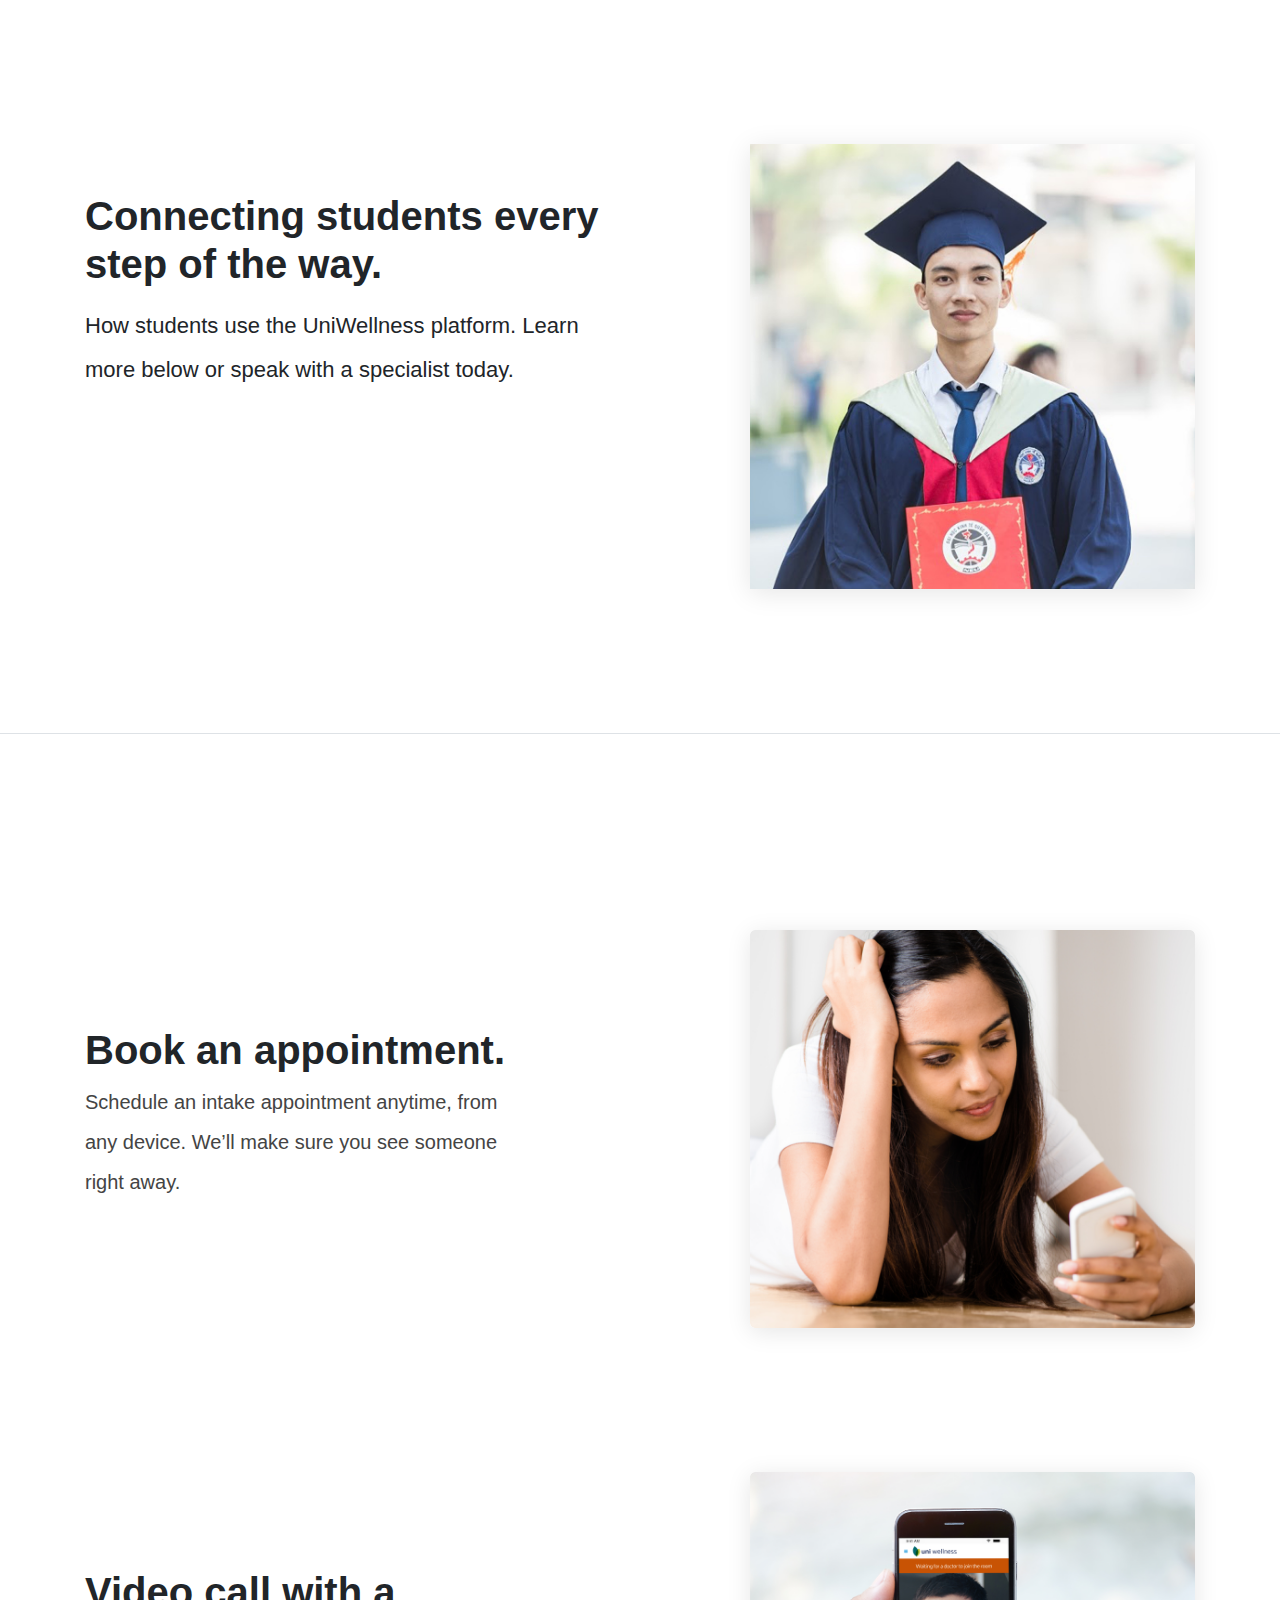
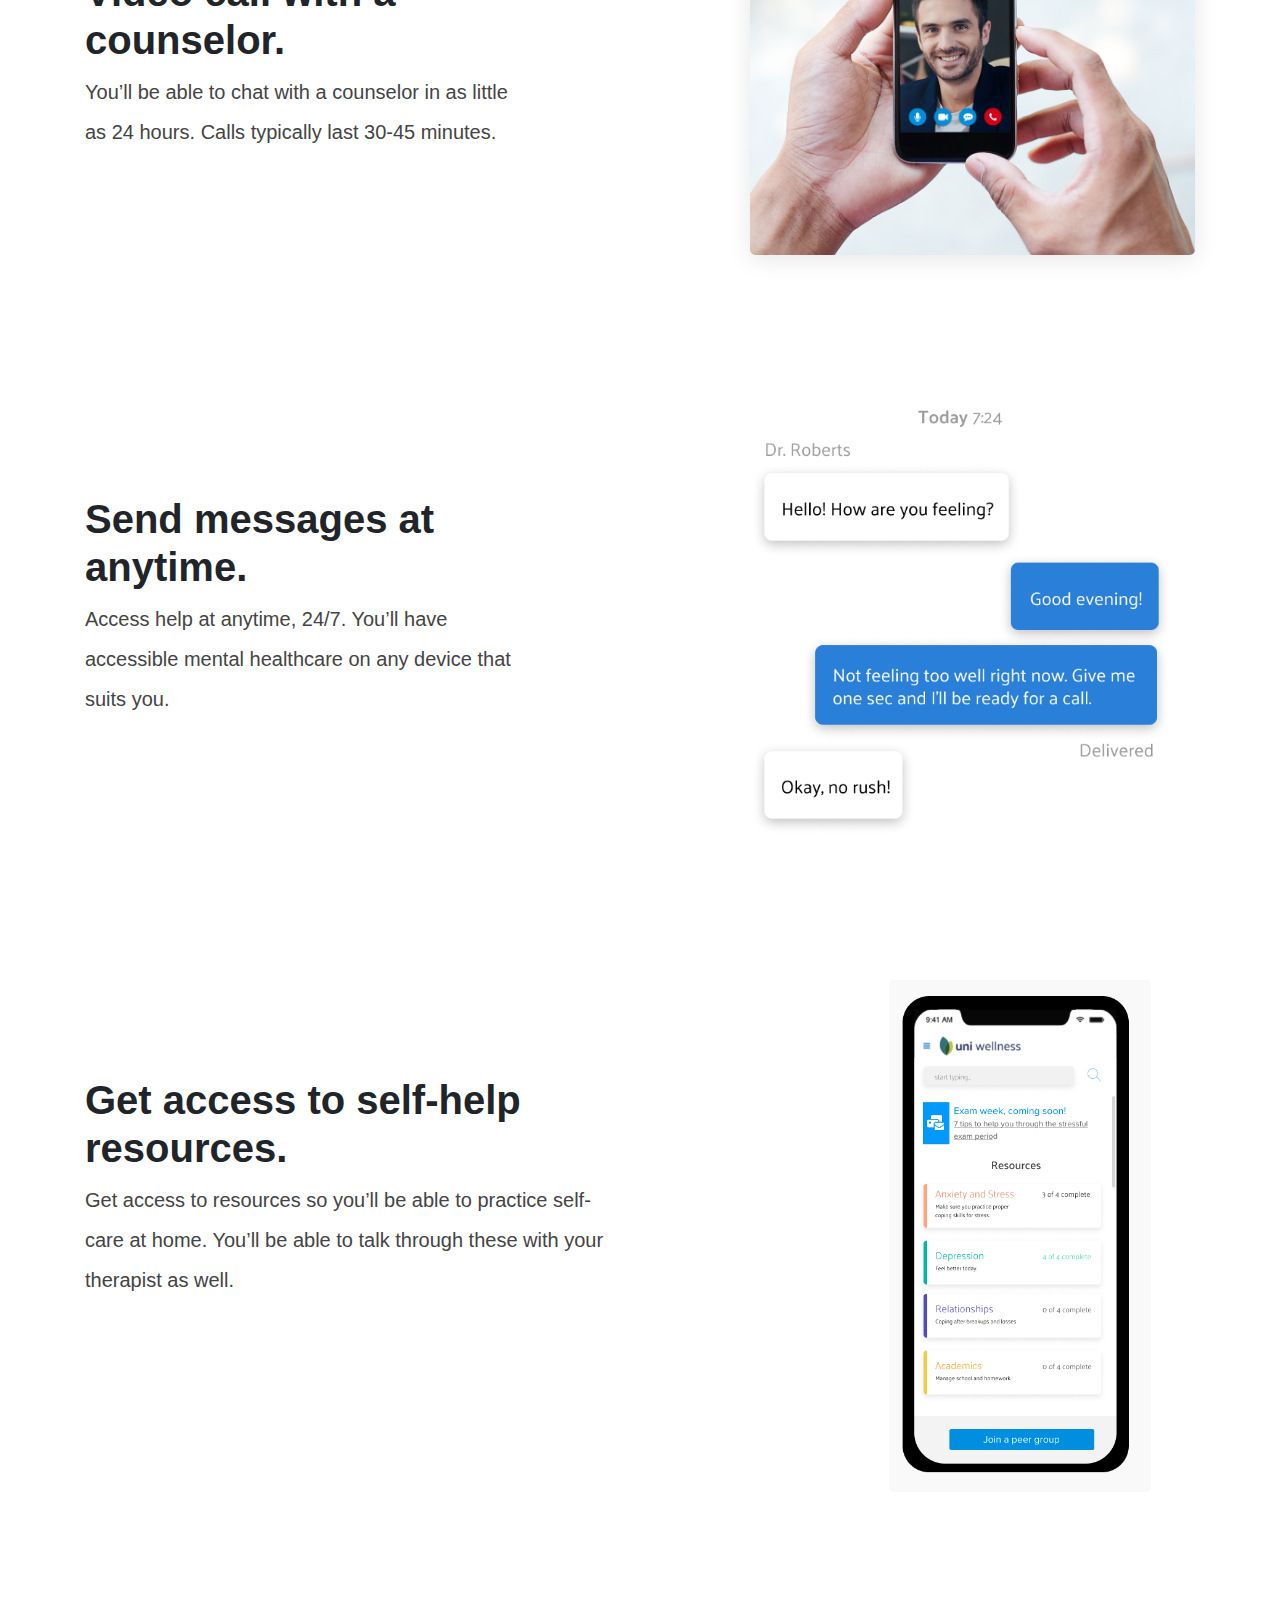
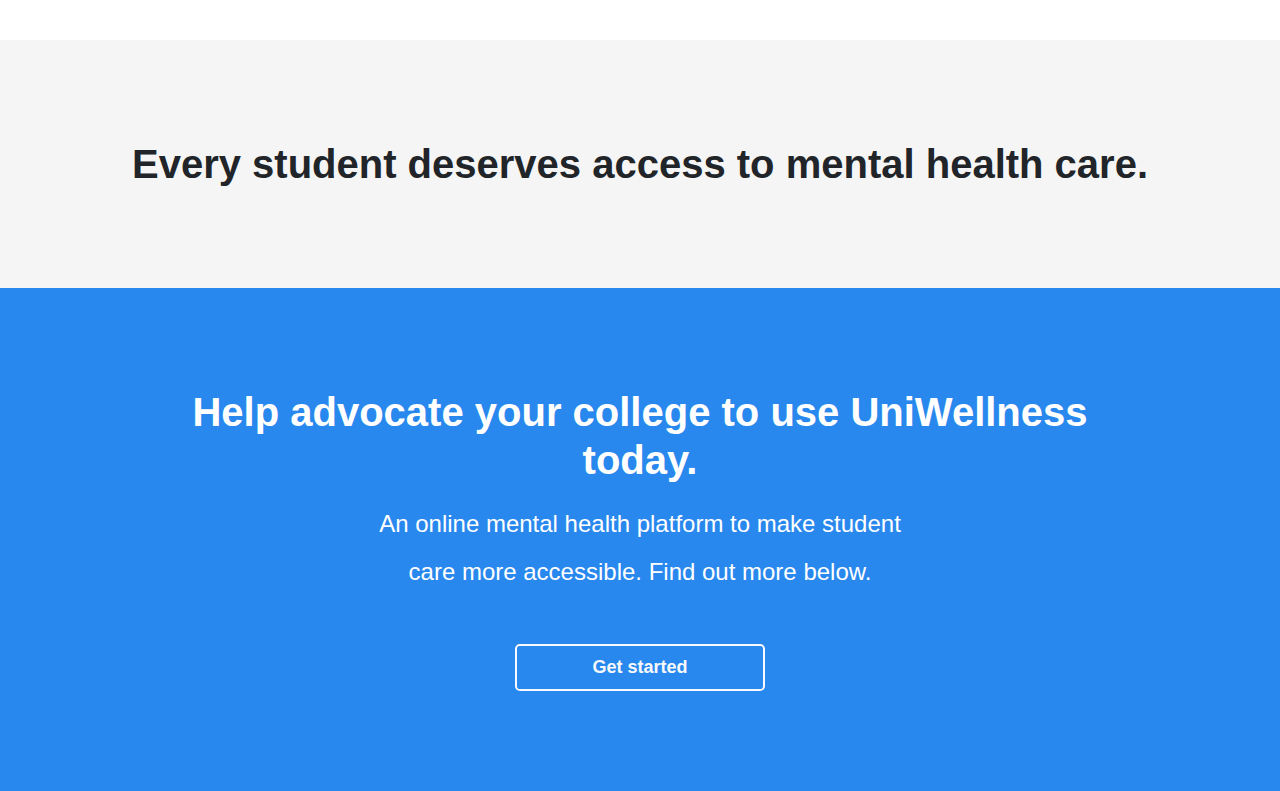
<file: Student-HowItWorks/index.html>
<!DOCTYPE html>
<html>

<head>
  <meta charset="UTF-8" />
  <meta name="viewport" content="width=device-width, initial-scale=1.0">
  <title> </title>
  <link rel="stylesheet" href="https://stackpath.bootstrapcdn.com/bootstrap/4.3.1/css/bootstrap.min.css"
    integrity="sha384-ggOyR0iXCbMQv3Xipma34MD+dH/1fQ784/j6cY/iJTQUOhcWr7x9JvoRxT2MZw1T" crossorigin="anonymous">
  <script src="https://stackpath.bootstrapcdn.com/bootstrap/4.3.1/js/bootstrap.min.js"
    integrity="sha384-JjSmVgyd0p3pXB1rRibZUAYoIIy6OrQ6VrjIEaFf/nJGzIxFDsf4x0xIM+B07jRM"
    crossorigin="anonymous"></script>
  <link rel='stylesheet' href='styles.css' type='text/css' />
</head>

<body>

  <main>


    <div class="home border-bottom border-grey">
      <div class="container">
        <div class="row mt-5 pt-5 pb-5 mb-5">
          <div class="col-sm-12 col-md-6">
            <h1 class="text-large pt-md-5 mt-md-5">
             Connecting students every step of the way.
            </h1>
            <p class="text-large mt-3 m-b-1rem font-weight-light">
              How students use the UniWellness platform. Learn more below or speak with a specialist today.
            </p>
          </div>
          <div class="col-md-1"></div>
          <div class="col-sm-12 col-md-5 mt-5 mb-5">
            <img src="grad.jpg" alt="" class="shadow-1 mx-auto d-block">
          </div>
        </div>
      </div>
    </div>

    <div class="how-it-works">
      <div class="container">
        <div class="row flex-wrap-reverse pt-5">
          <div class="col-sm-12 col-md-5 mt-md-5 mb-md-5">
            <h1 class="pt-md-5 mt-md-5">
              Book an appointment.
            </h1>
            <p class="text-large mt-2 m-b-1rem font-weight-light">
              Schedule an intake appointment anytime, from any device. We’ll make sure you see someone right away.
            </p>
          </div>
          <div class="col-md-2"></div>
          <div class="col-sm-12 col-md-5 mt-5 mb-5">
            <img src="screen-1.png" alt="" class="shadow-1 mx-auto d-block">
          </div>
        </div>
        <div class="row flex-wrap-reverse pt-5">
          <div class="col-sm-12 col-md-5 mt-md-5 mb-md-5">
            <h1 class="pt-md-5 mt-md-5">
              Video call with a counselor.            
            </h1>
            <p class="text-large mt-2 m-b-1rem font-weight-light">
              You’ll be able to chat with a counselor in as little as 24 hours. Calls typically last 30-45 minutes.
            </p>
          </div>
          <div class="col-md-2"></div>
          <div class="col-sm-12 col-md-5 mt-5 mb-5">
            <img src="screen-2.png" alt="" class="shadow-1 mx-auto d-block">
          </div>
        </div>
        <div class="row flex-wrap-reverse pt-5">
          <div class="col-sm-12 col-md-5 mt-md-5 mb-md-5">
            <h1 class="pt-md-5 mt-md-5">
              Send messages at anytime.
            </h1>
            <p class="text-large mt-2 m-b-1rem font-weight-light">
              Access help at anytime, 24/7.  You’ll have accessible mental healthcare on any device that suits you.
            </p>
          </div>
          <div class="col-md-2"></div>
          <div class="col-sm-12 col-md-5 mt-5 mb-5">
            <img src="messages.png" alt="" class="mx-auto d-block">
          </div>
        </div>
        <div class="row flex-wrap-reverse pt-5">
          <div class="col-sm-12 col-md-6 mt-md-5 mb-md-5">
            <h1 class="pt-md-5 mt-md-5">
              Get access to self-help resources.
            </h1>
            <p class="text-large mt-2 m-b-1rem font-weight-light">
              Get access to resources so you’ll be able to practice self-care at home. You’ll be able to talk through these with your therapist as well.
            </p>
          </div>
          <div class="col-md-2"></div>
          <div class="col-sm-12 col-md-4 mt-5 mb-5">
            <img src="resources.png" alt="" class="img-phone mx-auto d-block">
          </div>
        </div>
      </div>
    </div>

    <div class="benefits">
      <div class="container">
        <div class="row">
          <h1 class="text-large text-center">
            Every student deserves access to mental health care.
          </h1>
        </div>
      </div>
    </div>

    <div class="cta">
      <div class="container">
        <div class="row">
            <div class="col-12">
              <h1 class="text-large text-center">
                Help advocate your college to use UniWellness today.
              </h1>
              <p class="text-large text-center mt-3 font-weight-light">
                An online mental health platform to make student care more accessible. Find out more below.
              </p>
              <button class="btn btn-lg btn-outline-light mt-5">
                <strong>Get started</strong>
              </button>
            </div>
          </div>
      </div>
    </div>


  </main>

</body>

</html>
</file>
<file: Student-HowItWorks/styles.css>
p {
    line-height: 2;
}

img {
    width: 100%;
}

h1, h2, h3 {
    font-weight: 700;
}

.home p {
    font-size: 22px;
}

.img-phone {
    width: 75%;
}

.border-grey {
    border-color: #ccc;
}

.content__how-it-works h1 {
    font-size: 2.5rem;
    line-height: 1.3;
}

.content__how-it-works {
    border-bottom: 1px solid #ddd;
}

.content__how-it-works p {
    font-size: 1.5em;
}

.content__how-it-works input, .content__how-it-works button {
    padding: 15px;
}

.how-it-works {
    padding: 100px 0;
}

.how-it-works img {
    border-radius: 5px;
}

.how-it-works p {
    font-size: 20px;
    color: #444;
}

.how-it-works .btn-outline-primary, .cta .btn-outline-light {
    border-width: 2px;
    font-size: 18px;
    width: 250px;
}

.benefits {
    background: #F5F5F5;
    padding: 100px 0;
}

.benefits h1, .benefits p {
    margin: 0 auto;
}

.benefits p {
    font-size: 28px;
}

.benefits-column {
    background: #fff;
    padding: 40px 25px;
    -webkit-box-shadow: 0px 4px 25px 0px rgba(0,0,0,0.1);
    -moz-box-shadow: 0px 4px 25px 0px rgba(0,0,0,0.1);
    box-shadow: 0px 4px 25px 0px rgba(0,0,0,0.1);
    border: 1px solid #d5d5d5;
    border-radius: 10px;
    height: 100%;
}

.benefits-column h2 {
    line-height: 1.375;
}

.benefits-column p {
    font-size: 20px;
    color: #444;
}

.cta {
    padding: 100px 0;
    position: relative;
    background: #2888ED;
}

.cta h1 {
    color: white;
    width: 90%;
    margin: 0 auto;
}

.cta p {
    font-size: 1.5em;
    color: white;
    width: 50%;
    margin: 0 auto;
}

.cta button {
    display: block;
    margin: 0 auto;
}

.shadow-1 {
   -webkit-box-shadow: 0px 4px 25px 0px rgba(0,0,0,0.1);
    -moz-box-shadow: 0px 4px 25px 0px rgba(0,0,0,0.1);
    box-shadow: 0px 4px 25px 0px rgba(0,0,0,0.1);
}

@media screen and (max-width: 768px) {
    .how-it-works .row {
        padding-top: 0;
    }

    .cta p {
        width: 80%;
    }
}
</file>
